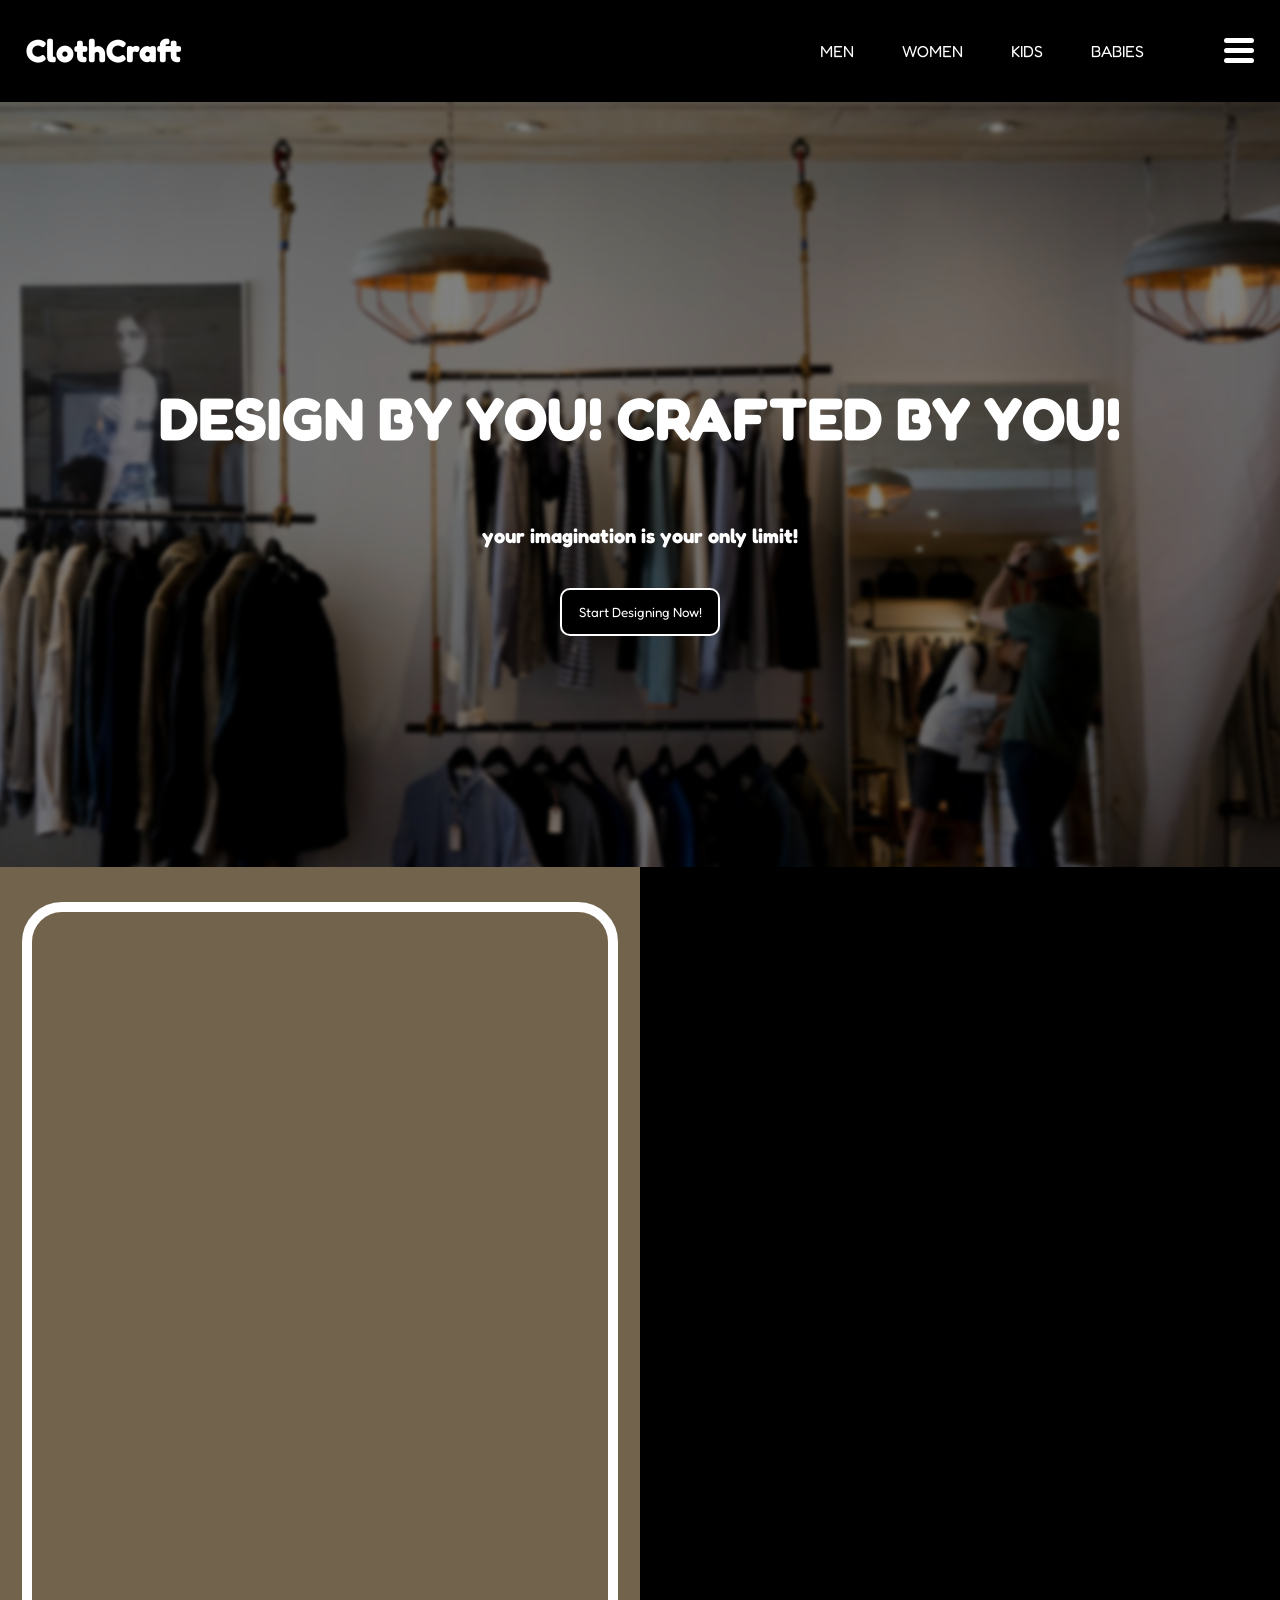
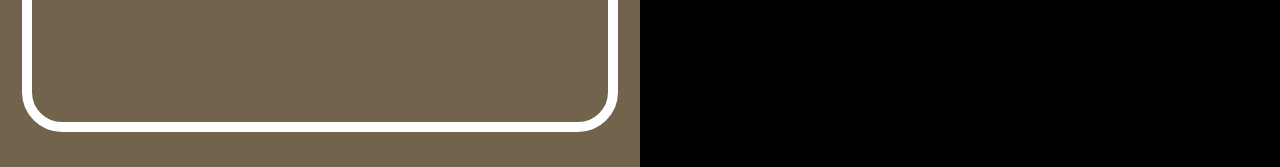
<file: ClothCraft/index.html>
<html lang="en">
<head>
    <meta charset="UTF-8">
    <meta name="viewport" content="width=device-width, initial-scale=1.0">
    <title>ClothCraft</title>
    <link rel="stylesheet" href="CSS/splash.css">
</head>
<body>
    <header>
        <h1>ClothCraft</h1>

        <div class="catandmenu">
        <ul>
            <li id="men">MEN</li>
            <li id="women">WOMEN</li>
            <li id="kids">KIDS</li>
            <li id="babies">BABIES</li>
        </ul>

        <button id="menubutton" onclick="showsidenav()">
            <div class="line"></div>
            <div class="line"></div>
            <div class="line"></div>
        </button>
        </div>
    </header>

    <main>
        <article>
            <img src="./assets/splashback.png" class="bg-img" alt="error">
            <div class="article1div1">
                 <h1>DESIGN BY YOU! CRAFTED BY YOU!</h1>
                 <h3>your imagination is your only limit!</h3><br>
                 <button>Start Designing Now!</button>
            </div>
        </article>
        <article>
            <div class="article2div1">
                <div class="showcaseimgs">
                    
                </div>
            </div>
            <div class="article2div2">

            </div>
        </article>
    </main>
    <script src="JS/splashpage.js"></script>
</body>
</html>
</file>
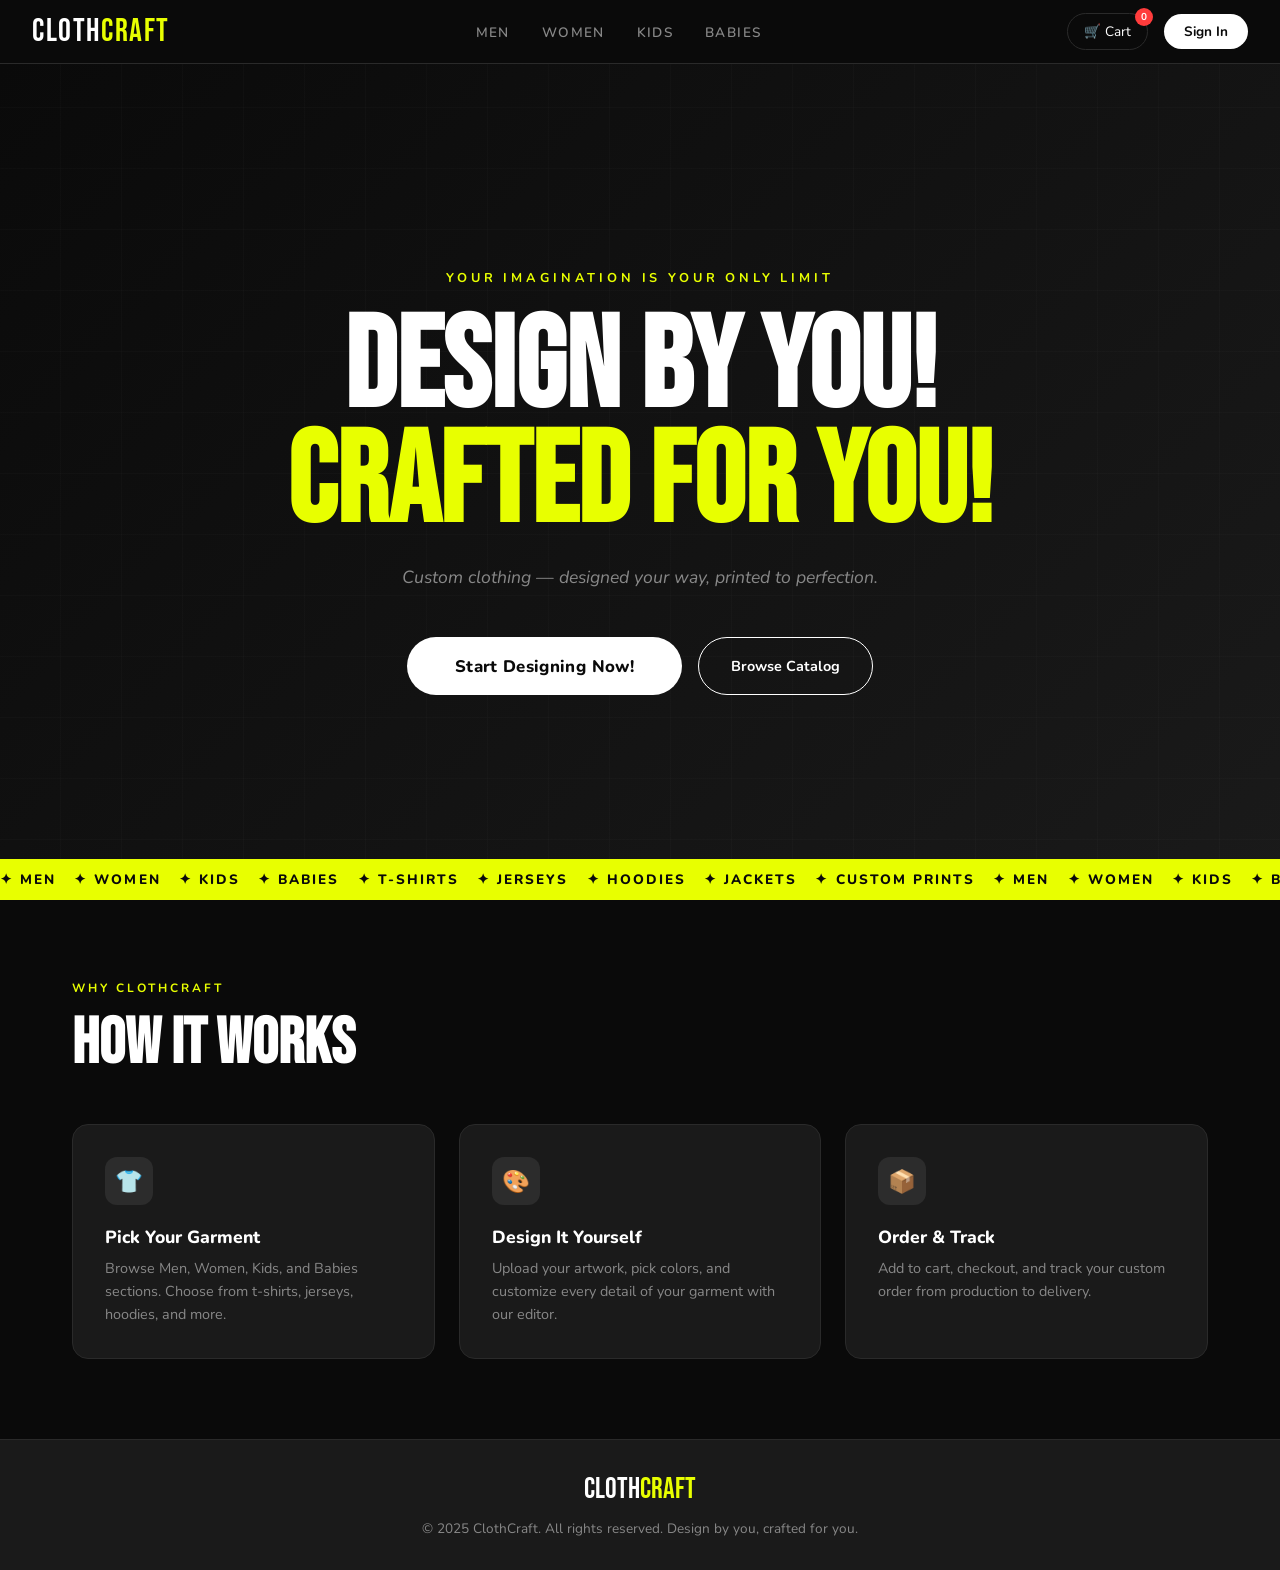
<file: clothcraft.html>
<!DOCTYPE html>
<html lang="en">
<head>
<meta charset="UTF-8">
<meta name="viewport" content="width=device-width, initial-scale=1.0">
<title>ClothCraft</title>
<link href="https://fonts.googleapis.com/css2?family=Bebas+Neue&family=Nunito:wght@400;600;700;900&display=swap" rel="stylesheet">
<style>
  *, *::before, *::after { box-sizing: border-box; margin: 0; padding: 0; }
  :root {
    --black: #0a0a0a;
    --white: #ffffff;
    --off-white: #f5f4f0;
    --accent: #e8ff00;
    --accent2: #ff3c3c;
    --gray: #1a1a1a;
    --gray2: #2c2c2c;
    --gray3: #888;
    --border: #2a2a2a;
    --font-display: 'Bebas Neue', sans-serif;
    --font-body: 'Nunito', sans-serif;
  }
  body { font-family: var(--font-body); background: var(--black); color: var(--white); min-height: 100vh; }

  /* ===== PAGES ===== */
  .page { display: none; min-height: 100vh; flex-direction: column; }
  .page.active { display: flex; }

  /* ===== NAV ===== */
  nav {
    background: var(--black);
    border-bottom: 1px solid var(--border);
    padding: 0 2rem;
    height: 64px;
    display: flex;
    align-items: center;
    justify-content: space-between;
    position: sticky; top: 0; z-index: 100;
  }
  .nav-logo { font-family: var(--font-display); font-size: 2rem; letter-spacing: 0.05em; color: var(--white); cursor: pointer; }
  .nav-logo span { color: var(--accent); }
  .nav-links { display: flex; gap: 2rem; list-style: none; }
  .nav-links a { color: var(--gray3); text-decoration: none; font-weight: 600; font-size: 0.85rem; letter-spacing: 0.1em; text-transform: uppercase; transition: color 0.2s; cursor: pointer; }
  .nav-links a:hover, .nav-links a.active { color: var(--white); }
  .nav-right { display: flex; align-items: center; gap: 1rem; }
  .btn-nav { background: var(--white); color: var(--black); border: none; padding: 0.5rem 1.25rem; border-radius: 999px; font-family: var(--font-body); font-weight: 700; font-size: 0.85rem; cursor: pointer; transition: background 0.2s; }
  .btn-nav:hover { background: var(--accent); }
  .cart-btn { position: relative; background: none; border: 1.5px solid var(--border); color: var(--white); padding: 0.5rem 1rem; border-radius: 999px; font-family: var(--font-body); font-size: 0.85rem; cursor: pointer; transition: border-color 0.2s; }
  .cart-btn:hover { border-color: var(--white); }
  .cart-count { position: absolute; top: -6px; right: -6px; background: var(--accent2); color: white; font-size: 10px; width: 18px; height: 18px; border-radius: 50%; display: flex; align-items: center; justify-content: center; font-weight: 700; }

  /* ===== BUTTONS ===== */
  .btn-primary { background: var(--white); color: var(--black); border: none; padding: 1rem 2.5rem; border-radius: 999px; font-family: var(--font-body); font-weight: 800; font-size: 1rem; cursor: pointer; transition: background 0.2s, transform 0.1s; letter-spacing: 0.02em; }
  .btn-primary:hover { background: var(--accent); transform: translateY(-1px); }
  .btn-outline { background: transparent; color: var(--white); border: 1.5px solid var(--white); padding: 0.75rem 2rem; border-radius: 999px; font-family: var(--font-body); font-weight: 700; font-size: 0.9rem; cursor: pointer; transition: all 0.2s; }
  .btn-outline:hover { background: var(--white); color: var(--black); }
  .btn-accent { background: var(--accent); color: var(--black); border: none; padding: 0.85rem 2rem; border-radius: 999px; font-family: var(--font-body); font-weight: 800; font-size: 0.9rem; cursor: pointer; transition: opacity 0.2s, transform 0.1s; }
  .btn-accent:hover { opacity: 0.85; transform: translateY(-1px); }
  .btn-dark { background: var(--gray2); color: var(--white); border: 1px solid var(--border); padding: 0.75rem 1.5rem; border-radius: 999px; font-family: var(--font-body); font-weight: 700; font-size: 0.9rem; cursor: pointer; transition: background 0.2s; }
  .btn-dark:hover { background: #3a3a3a; }

  /* ===== HERO ===== */
  .hero {
    flex: 1;
    position: relative;
    display: flex;
    align-items: center;
    justify-content: center;
    overflow: hidden;
    min-height: calc(100vh - 64px);
  }
  .hero-bg {
    position: absolute; inset: 0;
    background: linear-gradient(135deg, #0a0a0a 0%, #1a1a1a 100%);
  }
  .hero-pattern {
    position: absolute; inset: 0;
    background-image: repeating-linear-gradient(0deg, transparent, transparent 60px, rgba(255,255,255,0.015) 60px, rgba(255,255,255,0.015) 61px),
                      repeating-linear-gradient(90deg, transparent, transparent 60px, rgba(255,255,255,0.015) 60px, rgba(255,255,255,0.015) 61px);
  }
  .hero-content { position: relative; z-index: 2; text-align: center; max-width: 900px; padding: 2rem; }
  .hero-eyebrow { font-size: 0.8rem; letter-spacing: 0.3em; text-transform: uppercase; color: var(--accent); font-weight: 700; margin-bottom: 1.5rem; }
  .hero-title { font-family: var(--font-display); font-size: clamp(4rem, 10vw, 9rem); line-height: 0.9; margin-bottom: 1.5rem; }
  .hero-title .line2 { color: var(--accent); }
  .hero-sub { font-size: 1.1rem; color: var(--gray3); margin-bottom: 3rem; font-style: italic; }
  .hero-actions { display: flex; gap: 1rem; justify-content: center; flex-wrap: wrap; }
  .hero-ticker { position: absolute; bottom: 0; left: 0; right: 0; background: var(--accent); color: var(--black); padding: 0.6rem 0; overflow: hidden; white-space: nowrap; }
  .ticker-inner { display: inline-block; animation: ticker 20s linear infinite; font-weight: 800; font-size: 0.85rem; letter-spacing: 0.15em; text-transform: uppercase; }
  @keyframes ticker { from { transform: translateX(0); } to { transform: translateX(-50%); } }

  /* ===== FEATURE SECTIONS ===== */
  .section { padding: 5rem 2rem; max-width: 1200px; margin: 0 auto; width: 100%; }
  .section-label { font-size: 0.75rem; letter-spacing: 0.25em; text-transform: uppercase; color: var(--accent); font-weight: 700; margin-bottom: 1rem; }
  .section-title { font-family: var(--font-display); font-size: clamp(2.5rem, 5vw, 4.5rem); line-height: 1; margin-bottom: 1.5rem; }
  .feature-grid { display: grid; grid-template-columns: repeat(auto-fit, minmax(280px, 1fr)); gap: 1.5rem; margin-top: 3rem; }
  .feature-card { background: var(--gray); border: 1px solid var(--border); border-radius: 16px; padding: 2rem; transition: border-color 0.2s, transform 0.2s; cursor: pointer; }
  .feature-card:hover { border-color: var(--accent); transform: translateY(-3px); }
  .feature-icon { width: 48px; height: 48px; background: var(--gray2); border-radius: 12px; margin-bottom: 1.25rem; display: flex; align-items: center; justify-content: center; font-size: 1.4rem; }
  .feature-title { font-weight: 800; font-size: 1.1rem; margin-bottom: 0.5rem; }
  .feature-desc { font-size: 0.9rem; color: var(--gray3); line-height: 1.6; }

  /* ===== CATEGORY PAGE ===== */
  .page-hero { padding: 4rem 2rem 2rem; text-align: center; }
  .page-hero h1 { font-family: var(--font-display); font-size: clamp(3rem, 6vw, 6rem); }
  .page-hero p { color: var(--gray3); margin-top: 0.75rem; font-size: 1rem; }
  .cat-grid { display: grid; grid-template-columns: repeat(2, 1fr); gap: 1.5rem; max-width: 700px; margin: 3rem auto; padding: 0 2rem; }
  .cat-card { background: var(--gray); border: 1.5px solid var(--border); border-radius: 20px; padding: 3rem 2rem; text-align: center; cursor: pointer; transition: all 0.2s; }
  .cat-card:hover { border-color: var(--accent); background: #222; transform: translateY(-4px); }
  .cat-card .cat-emoji { font-size: 3rem; margin-bottom: 1rem; }
  .cat-card h3 { font-family: var(--font-display); font-size: 2rem; letter-spacing: 0.05em; }
  .cat-card p { color: var(--gray3); font-size: 0.85rem; margin-top: 0.4rem; }

  /* ===== GARMENT SELECTION ===== */
  .garment-grid { display: grid; grid-template-columns: repeat(auto-fill, minmax(160px, 1fr)); gap: 1rem; max-width: 1000px; margin: 0 auto; padding: 0 2rem 3rem; }
  .garment-card { background: var(--gray); border: 1.5px solid var(--border); border-radius: 14px; padding: 1.5rem 1rem; text-align: center; cursor: pointer; transition: all 0.2s; }
  .garment-card:hover { border-color: var(--accent); transform: translateY(-2px); }
  .garment-card .garment-icon { font-size: 2.5rem; margin-bottom: 0.75rem; display: block; }
  .garment-card h4 { font-size: 0.85rem; font-weight: 700; }
  .garment-card p { font-size: 0.75rem; color: var(--gray3); margin-top: 0.3rem; }
  .breadcrumb { display: flex; align-items: center; gap: 0.5rem; padding: 1rem 2rem; font-size: 0.8rem; color: var(--gray3); max-width: 1000px; margin: 0 auto; }
  .breadcrumb span { color: var(--white); font-weight: 600; }
  .breadcrumb .sep { color: var(--border); }

  /* ===== DESIGN PAGE ===== */
  .design-layout { display: grid; grid-template-columns: 200px 1fr 200px; gap: 0; flex: 1; }
  .design-sidebar { background: var(--gray); border-right: 1px solid var(--border); padding: 1.5rem 1rem; overflow-y: auto; }
  .design-sidebar h3 { font-size: 0.75rem; letter-spacing: 0.15em; text-transform: uppercase; color: var(--gray3); margin-bottom: 1rem; }
  .sidebar-item { background: var(--gray2); border: 1px solid var(--border); border-radius: 10px; padding: 0.75rem; margin-bottom: 0.75rem; cursor: pointer; transition: border-color 0.2s; font-size: 0.8rem; text-align: center; }
  .sidebar-item:hover { border-color: var(--accent); }
  .sidebar-item.active { border-color: var(--accent); }
  .sidebar-item .si-icon { font-size: 1.5rem; margin-bottom: 0.3rem; display: block; }
  .design-canvas { background: #1a1a1a; display: flex; align-items: center; justify-content: center; position: relative; overflow: hidden; }
  .design-canvas-inner { width: 340px; height: 420px; background: white; border-radius: 8px; display: flex; flex-direction: column; align-items: center; justify-content: center; position: relative; }
  .canvas-label { font-size: 0.75rem; color: #aaa; font-family: var(--font-body); margin-top: 0.75rem; }
  .garment-display { font-size: 8rem; line-height: 1; }
  .canvas-overlay-text { font-size: 0.85rem; color: #bbb; font-family: var(--font-body); text-align: center; padding: 1rem; }
  .design-right { background: var(--gray); border-left: 1px solid var(--border); padding: 1.5rem 1rem; overflow-y: auto; }
  .design-right h3 { font-size: 0.75rem; letter-spacing: 0.15em; text-transform: uppercase; color: var(--gray3); margin-bottom: 1rem; }
  .chosen-list { list-style: none; }
  .chosen-list li { background: var(--gray2); border: 1px solid var(--border); border-radius: 8px; padding: 0.6rem 0.75rem; margin-bottom: 0.5rem; font-size: 0.8rem; display: flex; align-items: center; gap: 0.5rem; }
  .chosen-dot { width: 8px; height: 8px; background: var(--accent); border-radius: 50%; flex-shrink: 0; }
  .design-toolbar { background: var(--gray); border-top: 1px solid var(--border); padding: 1rem 2rem; display: flex; align-items: center; justify-content: space-between; }
  .toolbar-left { display: flex; gap: 0.75rem; }
  .upload-btn { display: flex; align-items: center; gap: 0.5rem; background: var(--gray2); border: 1.5px dashed var(--border); color: var(--white); padding: 0.65rem 1.25rem; border-radius: 8px; font-family: var(--font-body); font-size: 0.85rem; cursor: pointer; transition: border-color 0.2s; }
  .upload-btn:hover { border-color: var(--accent); }

  /* ===== CHECKOUT ===== */
  .checkout-layout { display: grid; grid-template-columns: 1fr 400px; gap: 2rem; max-width: 1100px; margin: 0 auto; padding: 2rem; flex: 1; }
  .checkout-items h2 { font-family: var(--font-display); font-size: 2rem; margin-bottom: 1.5rem; }
  .checkout-item { background: var(--gray); border: 1px solid var(--border); border-radius: 14px; padding: 1.25rem; display: flex; align-items: center; gap: 1.25rem; margin-bottom: 1rem; }
  .item-thumb { width: 72px; height: 72px; background: var(--gray2); border-radius: 10px; display: flex; align-items: center; justify-content: center; font-size: 2.5rem; flex-shrink: 0; }
  .item-info h4 { font-weight: 700; margin-bottom: 0.25rem; }
  .item-info p { font-size: 0.85rem; color: var(--gray3); }
  .item-price { margin-left: auto; font-weight: 800; font-size: 1.1rem; }
  .item-remove { background: none; border: none; color: var(--gray3); font-size: 1.2rem; cursor: pointer; margin-left: 0.5rem; transition: color 0.2s; }
  .item-remove:hover { color: var(--accent2); }
  .checkout-summary { background: var(--gray); border: 1px solid var(--border); border-radius: 16px; padding: 1.75rem; height: fit-content; position: sticky; top: 80px; }
  .checkout-summary h3 { font-family: var(--font-display); font-size: 1.5rem; margin-bottom: 1.5rem; }
  .summary-row { display: flex; justify-content: space-between; margin-bottom: 0.75rem; font-size: 0.9rem; }
  .summary-row.total { font-weight: 800; font-size: 1.1rem; border-top: 1px solid var(--border); padding-top: 0.75rem; margin-top: 0.75rem; }
  .summary-row span:first-child { color: var(--gray3); }
  .summary-row.total span { color: var(--white); }

  /* ===== CONFIRMATION ===== */
  .confirm-page { flex: 1; display: flex; align-items: center; justify-content: center; padding: 2rem; }
  .confirm-card { background: var(--gray); border: 1px solid var(--border); border-radius: 20px; max-width: 520px; width: 100%; padding: 3rem 2.5rem; text-align: center; }
  .confirm-check { width: 72px; height: 72px; background: var(--accent); border-radius: 50%; display: flex; align-items: center; justify-content: center; margin: 0 auto 1.5rem; font-size: 2rem; }
  .confirm-card h2 { font-family: var(--font-display); font-size: 2.5rem; margin-bottom: 0.75rem; }
  .confirm-card p { color: var(--gray3); margin-bottom: 2rem; line-height: 1.6; }
  .order-id { background: var(--gray2); border: 1px solid var(--border); border-radius: 8px; padding: 0.75rem 1.25rem; font-family: monospace; font-size: 1rem; margin-bottom: 2rem; letter-spacing: 0.1em; }
  .tracking-steps { text-align: left; margin-bottom: 2rem; }
  .tracking-step { display: flex; align-items: flex-start; gap: 1rem; padding: 0.75rem 0; border-bottom: 1px solid var(--border); }
  .tracking-step:last-child { border-bottom: none; }
  .step-dot { width: 10px; height: 10px; border-radius: 50%; background: var(--border); flex-shrink: 0; margin-top: 5px; }
  .step-dot.done { background: var(--accent); }
  .step-dot.active { background: var(--accent2); box-shadow: 0 0 0 3px rgba(255,60,60,0.3); }
  .step-info h5 { font-weight: 700; font-size: 0.9rem; margin-bottom: 0.2rem; }
  .step-info p { font-size: 0.8rem; color: var(--gray3); }

  /* ===== LOGIN MODAL ===== */
  .modal-overlay { position: fixed; inset: 0; background: rgba(0,0,0,0.8); z-index: 1000; display: none; align-items: center; justify-content: center; }
  .modal-overlay.open { display: flex; }
  .modal { background: var(--gray); border: 1px solid var(--border); border-radius: 20px; padding: 2.5rem; max-width: 440px; width: 90%; }
  .modal h2 { font-family: var(--font-display); font-size: 2.2rem; margin-bottom: 0.5rem; }
  .modal p.sub { font-size: 0.9rem; color: var(--gray3); margin-bottom: 2rem; }
  .tab-switcher { display: flex; background: var(--gray2); border-radius: 999px; padding: 4px; margin-bottom: 2rem; }
  .tab-btn { flex: 1; padding: 0.6rem; border-radius: 999px; border: none; background: none; color: var(--gray3); font-family: var(--font-body); font-weight: 700; font-size: 0.85rem; cursor: pointer; transition: all 0.2s; }
  .tab-btn.active { background: var(--white); color: var(--black); }
  .form-field { margin-bottom: 1.25rem; }
  .form-field label { display: block; font-size: 0.8rem; font-weight: 700; letter-spacing: 0.08em; text-transform: uppercase; color: var(--gray3); margin-bottom: 0.5rem; }
  .form-field input { width: 100%; background: var(--gray2); border: 1.5px solid var(--border); border-radius: 10px; padding: 0.85rem 1rem; color: var(--white); font-family: var(--font-body); font-size: 0.95rem; outline: none; transition: border-color 0.2s; }
  .form-field input:focus { border-color: var(--accent); }
  .modal-close { position: absolute; top: 1.25rem; right: 1.25rem; background: none; border: none; color: var(--gray3); font-size: 1.5rem; cursor: pointer; line-height: 1; }
  .modal-inner { position: relative; }

  /* ===== FOOTER ===== */
  footer { background: var(--gray); border-top: 1px solid var(--border); padding: 2rem; text-align: center; }
  .footer-logo { font-family: var(--font-display); font-size: 1.8rem; margin-bottom: 0.75rem; }
  footer p { color: var(--gray3); font-size: 0.85rem; }

  /* ===== SCROLL REVEAL ===== */
  .reveal { opacity: 0; transform: translateY(24px); transition: opacity 0.5s ease, transform 0.5s ease; }
  .reveal.in { opacity: 1; transform: none; }

  @media (max-width: 768px) {
    .design-layout { grid-template-columns: 1fr; grid-template-rows: auto 1fr auto; }
    .design-sidebar, .design-right { display: none; }
    .checkout-layout { grid-template-columns: 1fr; }
    .cat-grid { grid-template-columns: 1fr 1fr; }
    .nav-links { display: none; }
  }
</style>
</head>
<body>

<!-- ===== LOGIN MODAL ===== -->
<div class="modal-overlay" id="authModal">
  <div class="modal modal-inner">
    <button class="modal-close" onclick="closeAuth()">✕</button>
    <h2>Welcome</h2>
    <p class="sub">Sign in or create your ClothCraft account</p>
    <div class="tab-switcher">
      <button class="tab-btn active" id="loginTab" onclick="switchTab('login')">Login</button>
      <button class="tab-btn" id="registerTab" onclick="switchTab('register')">Register</button>
    </div>
    <div id="loginForm">
      <div class="form-field"><label>Email</label><input type="email" placeholder="you@example.com"></div>
      <div class="form-field"><label>Password</label><input type="password" placeholder="••••••••"></div>
      <button class="btn-primary" style="width:100%;margin-top:.5rem;" onclick="doLogin()">Sign In</button>
    </div>
    <div id="registerForm" style="display:none;">
      <div class="form-field"><label>Full Name</label><input type="text" placeholder="Your name"></div>
      <div class="form-field"><label>Email</label><input type="email" placeholder="you@example.com"></div>
      <div class="form-field"><label>Password</label><input type="password" placeholder="••••••••"></div>
      <button class="btn-primary" style="width:100%;margin-top:.5rem;" onclick="doLogin()">Create Account</button>
    </div>
  </div>
</div>

<!-- ===== NAV (shared) ===== -->
<nav id="mainNav">
  <div class="nav-logo" onclick="showPage('home')">Cloth<span>Craft</span></div>
  <ul class="nav-links">
    <li><a onclick="showCategory('MEN')" id="nav-men">Men</a></li>
    <li><a onclick="showCategory('WOMEN')" id="nav-women">Women</a></li>
    <li><a onclick="showCategory('KIDS')" id="nav-kids">Kids</a></li>
    <li><a onclick="showCategory('BABIES')" id="nav-babies">Babies</a></li>
  </ul>
  <div class="nav-right">
    <button class="cart-btn" onclick="showPage('checkout')">🛒 Cart <span class="cart-count" id="cartCount">0</span></button>
    <button class="btn-nav" onclick="openAuth()">Sign In</button>
  </div>
</nav>

<!-- ===== HOME PAGE ===== -->
<div class="page active" id="page-home">
  <div class="hero">
    <div class="hero-bg"></div>
    <div class="hero-pattern"></div>
    <div class="hero-content">
      <p class="hero-eyebrow">Your Imagination is Your Only Limit</p>
      <h1 class="hero-title">
        DESIGN BY YOU!<br><span class="line2">CRAFTED FOR YOU!</span>
      </h1>
      <p class="hero-sub">Custom clothing — designed your way, printed to perfection.</p>
      <div class="hero-actions">
        <button class="btn-primary" onclick="showPage('categories')" style="font-size:1.05rem;padding:1.1rem 3rem;">Start Designing Now!</button>
        <button class="btn-outline" onclick="showPage('categories')">Browse Catalog</button>
      </div>
    </div>
    <div class="hero-ticker">
      <span class="ticker-inner">
        ✦ MEN &nbsp; ✦ WOMEN &nbsp; ✦ KIDS &nbsp; ✦ BABIES &nbsp; ✦ T-SHIRTS &nbsp; ✦ JERSEYS &nbsp; ✦ HOODIES &nbsp; ✦ JACKETS &nbsp; ✦ CUSTOM PRINTS &nbsp;
        ✦ MEN &nbsp; ✦ WOMEN &nbsp; ✦ KIDS &nbsp; ✦ BABIES &nbsp; ✦ T-SHIRTS &nbsp; ✦ JERSEYS &nbsp; ✦ HOODIES &nbsp; ✦ JACKETS &nbsp; ✦ CUSTOM PRINTS &nbsp;
      </span>
    </div>
  </div>

  <div style="background: var(--black); flex:1;">
    <div class="section">
      <p class="section-label reveal">Why ClothCraft</p>
      <h2 class="section-title reveal">How it works</h2>
      <div class="feature-grid">
        <div class="feature-card reveal" onclick="showPage('categories')">
          <div class="feature-icon">👕</div>
          <h3 class="feature-title">Pick Your Garment</h3>
          <p class="feature-desc">Browse Men, Women, Kids, and Babies sections. Choose from t-shirts, jerseys, hoodies, and more.</p>
        </div>
        <div class="feature-card reveal" onclick="showPage('categories')">
          <div class="feature-icon">🎨</div>
          <h3 class="feature-title">Design It Yourself</h3>
          <p class="feature-desc">Upload your artwork, pick colors, and customize every detail of your garment with our editor.</p>
        </div>
        <div class="feature-card reveal" onclick="showPage('checkout')">
          <div class="feature-icon">📦</div>
          <h3 class="feature-title">Order & Track</h3>
          <p class="feature-desc">Add to cart, checkout, and track your custom order from production to delivery.</p>
        </div>
      </div>
    </div>
  </div>

  <footer>
    <div class="footer-logo">Cloth<span style="color:var(--accent)">Craft</span></div>
    <p>© 2025 ClothCraft. All rights reserved. Design by you, crafted for you.</p>
  </footer>
</div>

<!-- ===== CATEGORIES PAGE ===== -->
<div class="page" id="page-categories">
  <div class="page-hero">
    <h1>Pick a Category</h1>
    <p>Who are you designing for today?</p>
  </div>
  <div class="cat-grid">
    <div class="cat-card" onclick="showCategory('MEN')">
      <div class="cat-emoji">👔</div>
      <h3>MEN</h3>
      <p>Shirts, jerseys, hoodies & more</p>
    </div>
    <div class="cat-card" onclick="showCategory('WOMEN')">
      <div class="cat-emoji">👗</div>
      <h3>WOMEN</h3>
      <p>Tops, dresses, custom cuts</p>
    </div>
    <div class="cat-card" onclick="showCategory('KIDS')">
      <div class="cat-emoji">🧒</div>
      <h3>KIDS</h3>
      <p>Fun designs for little ones</p>
    </div>
    <div class="cat-card" onclick="showCategory('BABIES')">
      <div class="cat-emoji">👶</div>
      <h3>BABIES</h3>
      <p>Soft, cute & comfy styles</p>
    </div>
  </div>
</div>

<!-- ===== GARMENT SELECTION PAGE ===== -->
<div class="page" id="page-garments">
  <div class="breadcrumb" id="garmentBreadcrumb">
    <span onclick="showPage('categories')" style="cursor:pointer;color:var(--gray3)">Categories</span>
    <span class="sep">›</span>
    <span id="breadCat">MEN</span>
    <span class="sep">›</span>
    <span>Choose Type</span>
  </div>
  <div class="page-hero" style="padding-top:1rem;">
    <h1>Choose Your Garment</h1>
    <p id="garmentSubtitle">Designing for Men — pick your upper garment type</p>
  </div>
  <div class="garment-grid" id="garmentGrid"></div>
</div>

<!-- ===== DESIGN PAGE ===== -->
<div class="page" id="page-design" style="flex-direction:column;">
  <div class="breadcrumb">
    <span onclick="showPage('categories')" style="cursor:pointer;color:var(--gray3)">Categories</span>
    <span class="sep">›</span>
    <span id="designBreadCat" style="cursor:pointer;color:var(--gray3)" onclick="showPage('garments')">MEN</span>
    <span class="sep">›</span>
    <span id="designBreadGarment">T-Shirt</span>
    <span class="sep">›</span>
    <span>Design</span>
  </div>
  <div class="design-layout" style="flex:1;">
    <div class="design-sidebar">
      <h3>Garments</h3>
      <div class="sidebar-item active" id="sb-tshirt">
        <span class="si-icon">👕</span>
        T-Shirt<br><small style="color:var(--gray3)">No design</small>
      </div>
      <div class="sidebar-item" id="sb-vneck">
        <span class="si-icon">🧥</span>
        V-Neck<br><small style="color:var(--gray3)">No design</small>
      </div>
      <div class="sidebar-item" id="sb-sleeveless">
        <span class="si-icon">👚</span>
        Sleeveless<br><small style="color:var(--gray3)">No design</small>
      </div>
    </div>

    <div class="design-canvas">
      <div style="text-align:center;">
        <div class="design-canvas-inner">
          <div class="garment-display" id="canvasGarment">👕</div>
          <p class="canvas-overlay-text" id="canvasNote">Upload a design or use the editor below</p>
        </div>
        <p class="canvas-label" id="canvasGarmentLabel">T-Shirt — No design uploaded</p>
        <div style="margin-top:1rem;">
          <small style="color:var(--gray3);font-size:0.75rem;">
            ℹ️ Photopea design integration — coming soon
          </small>
        </div>
      </div>
    </div>

    <div class="design-right">
      <h3>Your Choices</h3>
      <ul class="chosen-list" id="chosenList">
        <li><span class="chosen-dot"></span> <span id="chosenCat">MEN</span></li>
        <li><span class="chosen-dot"></span> <span id="chosenGarment">T-Shirt</span></li>
      </ul>
      <div style="margin-top:1.5rem;">
        <h3 style="margin-bottom:.75rem;">Elements</h3>
        <button class="upload-btn" style="width:100%;justify-content:center;margin-bottom:.75rem;" onclick="triggerUpload()">⬆ Upload Design</button>
        <input type="file" id="uploadInput" accept="image/*" style="display:none;" onchange="handleUpload(event)">
        <div id="uploadPreview" style="display:none;background:var(--gray2);border-radius:8px;padding:.75rem;margin-top:.5rem;font-size:.8rem;text-align:center;"></div>
      </div>
      <div style="margin-top:1.5rem;">
        <h3 style="margin-bottom:.75rem;">Price</h3>
        <div style="font-family:var(--font-display);font-size:2rem;color:var(--accent);" id="designPrice">₱599</div>
        <div style="font-size:.75rem;color:var(--gray3);margin-top:.3rem;">Base price · Design fee added at checkout</div>
      </div>
    </div>
  </div>
  <div class="design-toolbar">
    <div class="toolbar-left">
      <button class="btn-dark" onclick="showPage('garments')">← Back</button>
    </div>
    <button class="btn-accent" onclick="addToCart()">Add to Cart →</button>
  </div>
</div>

<!-- ===== CHECKOUT PAGE ===== -->
<div class="page" id="page-checkout">
  <div class="checkout-layout">
    <div class="checkout-items">
      <div style="display:flex;align-items:center;justify-content:space-between;margin-bottom:1.5rem;">
        <h2>Your Cart</h2>
        <button class="btn-dark" onclick="showPage('categories')">+ Add More</button>
      </div>
      <div id="cartItemsList">
        <p style="color:var(--gray3);text-align:center;padding:3rem 0;">Your cart is empty. <span style="color:var(--accent);cursor:pointer;" onclick="showPage('categories')">Start designing!</span></p>
      </div>
    </div>
    <div class="checkout-summary">
      <h3>Order Summary</h3>
      <div class="summary-row"><span>Subtotal</span><span id="summarySubtotal">₱0</span></div>
      <div class="summary-row"><span>Design Fee</span><span>₱150</span></div>
      <div class="summary-row"><span>Shipping</span><span>₱80</span></div>
      <div class="summary-row total"><span>Total</span><span id="summaryTotal">₱230</span></div>
      <button class="btn-primary" style="width:100%;margin-top:1.5rem;" onclick="proceedToConfirm()">Proceed to Checkout</button>
      <button class="btn-outline" style="width:100%;margin-top:.75rem;" onclick="showPage('home')">Continue Shopping</button>
    </div>
  </div>
</div>

<!-- ===== CONFIRMATION PAGE ===== -->
<div class="page" id="page-confirm">
  <div class="confirm-page">
    <div class="confirm-card">
      <div class="confirm-check">✓</div>
      <h2>Order Placed!</h2>
      <p>Thanks for your order! We've received your design and will begin production shortly. You'll get an email update at each stage.</p>
      <div class="order-id" id="orderId">ORDER #CC-000000</div>
      <div class="tracking-steps">
        <div class="tracking-step">
          <div class="step-dot done"></div>
          <div class="step-info"><h5>Order Confirmed</h5><p>Just now</p></div>
        </div>
        <div class="tracking-step">
          <div class="step-dot active"></div>
          <div class="step-info"><h5>In Production</h5><p>Est. 1–2 business days</p></div>
        </div>
        <div class="tracking-step">
          <div class="step-dot"></div>
          <div class="step-info"><h5>Quality Check</h5><p>Pending</p></div>
        </div>
        <div class="tracking-step">
          <div class="step-dot"></div>
          <div class="step-info"><h5>Shipped</h5><p>Pending</p></div>
        </div>
        <div class="tracking-step">
          <div class="step-dot"></div>
          <div class="step-info"><h5>Delivered</h5><p>Est. 3–5 business days</p></div>
        </div>
      </div>
      <button class="btn-accent" style="width:100%;" onclick="startFresh()">Design Another →</button>
    </div>
  </div>
</div>

<script>
const garmentData = {
  MEN: [
    { icon: '👕', name: 'T-Shirt', price: 599 },
    { icon: '🎽', name: 'Tank Top', price: 499 },
    { icon: '🧥', name: 'V-Neck Shirt', price: 649 },
    { icon: '👔', name: 'Polo Shirt', price: 749 },
    { icon: '🥋', name: 'Jersey', price: 899 },
    { icon: '⚽', name: 'Long Sleeve Jersey', price: 999 },
    { icon: '🧶', name: 'Sweatshirt', price: 1199 },
    { icon: '🧤', name: 'Turtleneck', price: 849 },
    { icon: '🏋', name: 'Hoodie', price: 1299 },
    { icon: '🎿', name: 'Hawaiian Shirt', price: 799 },
    { icon: '👒', name: 'Dress Shirt', price: 899 },
    { icon: '🧣', name: 'Hoodie (Zip)', price: 1399 },
    { icon: '🌺', name: 'Flannel/Plaid', price: 999 },
    { icon: '🧊', name: 'Jacket', price: 1599 },
  ],
  WOMEN: [
    { icon: '👗', name: 'Dress', price: 799 },
    { icon: '👚', name: 'Sleeveless Top', price: 549 },
    { icon: '👕', name: 'Crop Tee', price: 599 },
    { icon: '🧥', name: 'Blouse', price: 699 },
    { icon: '🥻', name: 'Wrap Top', price: 749 },
    { icon: '🧶', name: 'Knit Top', price: 899 },
    { icon: '🏋', name: 'Sports Bra', price: 499 },
    { icon: '🧤', name: 'Hoodie', price: 1299 },
  ],
  KIDS: [
    { icon: '👕', name: 'Kid Tee', price: 399 },
    { icon: '🎽', name: 'Sports Jersey', price: 599 },
    { icon: '🧥', name: 'Hoodie', price: 799 },
    { icon: '🥋', name: 'Polo', price: 499 },
  ],
  BABIES: [
    { icon: '👶', name: 'Onesie', price: 349 },
    { icon: '🧶', name: 'Baby Tee', price: 299 },
    { icon: '🎀', name: 'Romper', price: 449 },
    { icon: '🧸', name: 'Sleepsuit', price: 399 },
  ]
};

let currentCategory = 'MEN';
let currentGarment = garmentData.MEN[0];
let cart = [];

function showPage(id) {
  document.querySelectorAll('.page').forEach(p => p.classList.remove('active'));
  document.getElementById('page-' + id).classList.add('active');
  window.scrollTo(0,0);
  if (id === 'checkout') renderCart();
  initReveal();
}

function showCategory(cat) {
  currentCategory = cat;
  document.getElementById('breadCat').textContent = cat;
  document.getElementById('garmentSubtitle').textContent = 'Designing for ' + cat + ' — pick your garment type';
  const grid = document.getElementById('garmentGrid');
  grid.innerHTML = '';
  (garmentData[cat] || []).forEach(g => {
    const div = document.createElement('div');
    div.className = 'garment-card';
    div.innerHTML = `<span class="garment-icon">${g.icon}</span><h4>${g.name}</h4><p>₱${g.price}</p>`;
    div.onclick = () => openDesign(cat, g);
    grid.appendChild(div);
  });
  showPage('garments');
}

function openDesign(cat, garment) {
  currentCategory = cat;
  currentGarment = garment;
  document.getElementById('designBreadCat').textContent = cat;
  document.getElementById('designBreadGarment').textContent = garment.name;
  document.getElementById('canvasGarment').textContent = garment.icon;
  document.getElementById('canvasGarmentLabel').textContent = garment.name + ' — No design uploaded';
  document.getElementById('canvasNote').textContent = 'Upload a design or use the editor below';
  document.getElementById('chosenCat').textContent = cat;
  document.getElementById('chosenGarment').textContent = garment.name;
  document.getElementById('designPrice').textContent = '₱' + garment.price;
  document.getElementById('uploadPreview').style.display = 'none';
  showPage('design');
}

function triggerUpload() {
  document.getElementById('uploadInput').click();
}

function handleUpload(e) {
  const file = e.target.files[0];
  if (!file) return;
  const prev = document.getElementById('uploadPreview');
  prev.textContent = '✓ Design uploaded: ' + file.name;
  prev.style.display = 'block';
  document.getElementById('canvasNote').textContent = '✓ Design: ' + file.name;
  document.getElementById('canvasGarmentLabel').textContent = currentGarment.name + ' — Design uploaded';
}

function addToCart() {
  cart.push({ ...currentGarment, category: currentCategory, id: Date.now() });
  document.getElementById('cartCount').textContent = cart.length;
  showPage('checkout');
}

function renderCart() {
  const list = document.getElementById('cartItemsList');
  if (cart.length === 0) {
    list.innerHTML = `<p style="color:var(--gray3);text-align:center;padding:3rem 0;">Your cart is empty. <span style="color:var(--accent);cursor:pointer;" onclick="showPage('categories')">Start designing!</span></p>`;
    document.getElementById('summarySubtotal').textContent = '₱0';
    document.getElementById('summaryTotal').textContent = '₱230';
    return;
  }
  let subtotal = 0;
  list.innerHTML = cart.map((item, i) => {
    subtotal += item.price;
    return `<div class="checkout-item">
      <div class="item-thumb">${item.icon}</div>
      <div class="item-info">
        <h4>${item.name}</h4>
        <p>${item.category} · Custom Design</p>
      </div>
      <div class="item-price">₱${item.price}</div>
      <button class="item-remove" onclick="removeItem(${i})">✕</button>
    </div>`;
  }).join('');
  document.getElementById('summarySubtotal').textContent = '₱' + subtotal;
  document.getElementById('summaryTotal').textContent = '₱' + (subtotal + 150 + 80);
}

function removeItem(i) {
  cart.splice(i, 1);
  document.getElementById('cartCount').textContent = cart.length;
  renderCart();
}

function proceedToConfirm() {
  if (cart.length === 0) { alert('Your cart is empty!'); return; }
  const orderId = 'CC-' + Math.floor(100000 + Math.random() * 900000);
  document.getElementById('orderId').textContent = 'ORDER #' + orderId;
  cart = [];
  document.getElementById('cartCount').textContent = '0';
  showPage('confirm');
}

function startFresh() {
  showPage('home');
}

function openAuth() {
  document.getElementById('authModal').classList.add('open');
}

function closeAuth() {
  document.getElementById('authModal').classList.remove('open');
}

function doLogin() {
  closeAuth();
}

function switchTab(tab) {
  document.getElementById('loginTab').classList.toggle('active', tab === 'login');
  document.getElementById('registerTab').classList.toggle('active', tab === 'register');
  document.getElementById('loginForm').style.display = tab === 'login' ? 'block' : 'none';
  document.getElementById('registerForm').style.display = tab === 'register' ? 'block' : 'none';
}

function initReveal() {
  const els = document.querySelectorAll('.reveal');
  const obs = new IntersectionObserver(entries => {
    entries.forEach(e => { if (e.isIntersecting) e.target.classList.add('in'); });
  }, { threshold: 0.15 });
  els.forEach(el => obs.observe(el));
}

document.getElementById('authModal').addEventListener('click', function(e) {
  if (e.target === this) closeAuth();
});

initReveal();
</script>
</body>
</html>
</file>
<file: ClothCraft/CSS/splash.css>
@import url('https://fonts.googleapis.com/css?family=Fredoka One');

body {
    padding: 0;
    margin: 0;
    height: 100vh;
    display: flex;
    flex-direction: column;
}
*{
    font-family: 'fredoka one';
}
/* headers */
header {
    display: flex;
    justify-content: space-between;
    align-items: center;
    padding: 10px;
    background-color: black;
    color: white;
    height: 15vh;
}

header h1 {
    margin-left: 1rem;
}

header ul {
    display: flex;
    gap: 3rem;
    list-style-type: none;
}
header ul li {
    position: relative;
}
header ul li::before{
    content: '';
    position: absolute;
    z-index: 9999;
    width: 0;
    height: 2px;
    background-color: white;
    border-radius: 10px;
    bottom: -10;
    transition: width .5s ease-out;
}
header ul li:hover:before{
    width: 110%;
}


.catandmenu {
    display: flex;
    align-items: center;
    gap: 5rem;
    margin-right: 1rem;
}

.catandmenu button {
    width: 30px;
    height: 40px;
    display: flex;
    background-color: transparent;
    border: none;
    justify-content: center;
    align-items: center;
    gap: 5px;
    flex-direction: column;
    cursor: pointer;
}

.line {
    width: 30px;
    height: 5px;
    background-color: white;
    border-radius: 10px;
}

/* article and main*/
main {
    flex: 1;
}

main article {
    position: relative;
    height: 100vh;
    width: 100%;
    overflow: hidden;
}

main article:nth-child(1) {
    position: relative;
    height: 85vh;
    width: 100%;
    overflow: hidden;
}

.bg-img {
    position: absolute;
    inset: 0;
    width: 100%;
    height: 100%;
    object-fit: cover;
    filter: brightness(0.5) blur(2px);
    transform: scale(1.1);
    z-index: -1;
}

.article1div1 {
    display: flex;
    flex-direction: column;
    justify-content: center;
    align-items: center;
    height: 100%;
    width: 100%;
    text-align: center;
    color: white;
}

.article1div1 h1 {
    font-size: 60px;

}

.article1div1 h3 {
    font-size: 20px;
}

.article1div1 button {
    height: 3rem;
    width: 10rem;
    color: white;
    font-family: 'Fredoka One';
    background-color: black;
    border-radius: 10px;
    border: 2px solid white;
}

main article:nth-child(2) {
    position: relative;
    display: flex;
    height: 100vh;
    width: 100%;
    overflow: hidden;
}
main article:nth-child(2) .article2div1{
    width: 50%;
    height: 100%;
    display: flex;
    justify-content: center;
    align-items: center;
    background-color: rgba(60, 40, 9, 0.724);
}
.showcaseimgs{
    height: 90%;
    border-radius: 40px;
    width: 90%;
    border: 10px solid white;
}
main article:nth-child(2) .article2div2{
    width: 50%;
    height: 100%;
    background-color: black;
}
</file>
